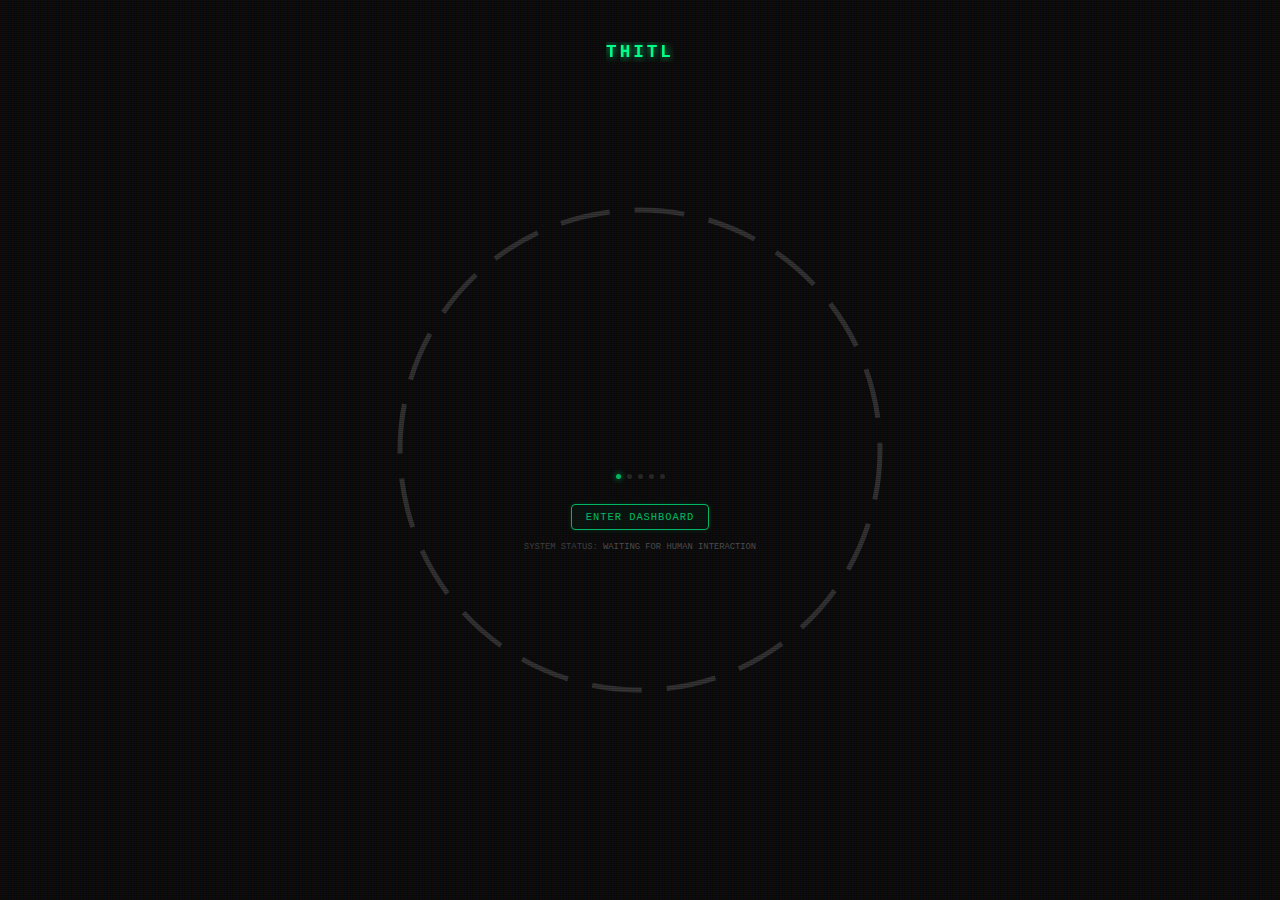
<file: index.html>
<!DOCTYPE html>
<html lang="en">

<head>
    <meta charset="UTF-8">
    <meta name="viewport" content="width=device-width, initial-scale=1.0">
    <title>In the Loop | Coming Soon</title>
    <style>
        :root {
            --bg: #0a0a0a;
            --accent: #00ff88;
            --text: #ffffff;
        }

        body,
        html {
            margin: 0;
            padding: 0;
            background: var(--bg);
            color: var(--text);
            font-family: 'Courier New', Courier, monospace;
            height: 100vh;
            overflow: hidden;
            display: flex;
            align-items: center;
            justify-content: center;
        }

        /* The "Loop" Container */
        .orchestrator {
            position: relative;
            width: 500px;
            height: 500px;
            display: flex;
            flex-direction: column;
            align-items: center;
            justify-content: center;
            text-align: center;
        }

        .loop-svg {
            position: absolute;
            top: 0;
            left: 0;
            width: 100%;
            height: 100%;
            transition: transform 0.6s cubic-bezier(0.23, 1, 0.32, 1);
        }

        /* The Broken Circle */
        .circle {
            fill: none;
            stroke: #333;
            stroke-width: 1;
            stroke-dasharray: 10 5;
            transition: all 0.4s ease;
        }

        /* Interaction State */
        .orchestrator:hover .circle {
            stroke: var(--accent);
            stroke-dasharray: 1000;
            stroke-width: 2;
            filter: drop-shadow(0 0 8px var(--accent));
        }

        .content {
            z-index: 10;
            opacity: 0.7;
            transition: opacity 0.4s ease;
            padding: 50px 40px;
            max-width: 380px;
            display: flex;
            flex-direction: column;
            align-items: center;
            justify-content: center;
        }

        .orchestrator:hover .content {
            opacity: 1;
        }

        /* Quote styles inside the loop */
        .quote-container {
            position: relative;
            min-height: 110px;
            width: 100%;
            display: flex;
            align-items: center;
            justify-content: center;
        }

        .quote-wrapper {
            position: relative;
            width: 100%;
            height: 100%;
        }

        .quote {
            position: absolute;
            top: 0;
            left: 0;
            right: 0;
            opacity: 0;
            animation: fadeQuote 60s infinite;
            display: flex;
            flex-direction: column;
            align-items: center;
            justify-content: center;
        }

        .quote-text {
            font-size: 1.05rem;
            font-style: italic;
            color: var(--text);
            line-height: 1.5;
            margin: 0 0 10px 0;
        }

        .quote-text::before {
            content: '"';
            color: var(--accent);
            opacity: 0.5;
        }

        .quote-text::after {
            content: '"';
            color: var(--accent);
            opacity: 0.5;
        }

        .quote-author {
            font-size: 0.7rem;
            color: var(--accent);
            letter-spacing: 1px;
            margin: 0;
        }

        .quote-author span {
            color: #666;
        }

        @keyframes fadeQuote {

            0%,
            18% {
                opacity: 0;
                transform: translateY(8px);
            }

            2%,
            16% {
                opacity: 1;
                transform: translateY(0);
            }

            20%,
            100% {
                opacity: 0;
                transform: translateY(-8px);
            }
        }

        .quote:nth-child(1) {
            animation-delay: 0s;
        }

        .quote:nth-child(2) {
            animation-delay: 12s;
        }

        .quote:nth-child(3) {
            animation-delay: 24s;
        }

        .quote:nth-child(4) {
            animation-delay: 36s;
        }

        .quote:nth-child(5) {
            animation-delay: 48s;
        }

        .quote-dots {
            display: flex;
            justify-content: center;
            gap: 6px;
            margin-top: 25px;
        }

        .quote-dot {
            width: 5px;
            height: 5px;
            border-radius: 50%;
            background: #333;
            transition: all 0.3s ease;
            cursor: pointer;
        }

        .quote-dot:hover {
            background: #555;
        }

        .quote-dot.active {
            background: var(--accent);
            box-shadow: 0 0 6px var(--accent);
        }

        .dashboard-link {
            display: inline-block;
            color: var(--accent);
            text-decoration: none;
            font-size: 0.65rem;
            border: 1px solid var(--accent);
            padding: 6px 14px;
            border-radius: 4px;
            transition: all 0.3s ease;
            box-shadow: 0 0 5px rgba(0, 255, 136, 0.2);
            background: rgba(0, 255, 136, 0.05);
            letter-spacing: 1px;
            margin-top: 25px;
        }

        .dashboard-link:hover {
            background: var(--accent);
            color: #000;
            box-shadow: 0 0 15px var(--accent);
            transform: translateY(-2px);
        }

        .status-text {
            font-size: 0.55rem;
            color: #555;
            text-transform: uppercase;
            margin-top: 12px;
        }

        .status-text span {
            color: #666;
        }

        /* Subtle Scanline Effect */
        body::after {
            content: " ";
            position: absolute;
            top: 0;
            left: 0;
            bottom: 0;
            right: 0;
            background: linear-gradient(rgba(18, 16, 16, 0) 50%, rgba(0, 0, 0, 0.25) 50%),
                linear-gradient(90deg, rgba(255, 0, 0, 0.06), rgba(0, 255, 0, 0.02), rgba(0, 0, 255, 0.06));
            background-size: 100% 2px, 3px 100%;
            pointer-events: none;
        }

        /* Hidden form - keeping backend logic */
        #waitlist-form {
            display: none;
        }

        /* Page Header with expanding animation */
        .page-header {
            position: fixed;
            top: 30px;
            left: 50%;
            transform: translateX(-50%);
            z-index: 100;
            text-align: center;
        }

        .header-title {
            font-size: 1.1rem;
            letter-spacing: 3px;
            text-transform: uppercase;
            color: var(--text);
            display: flex;
            justify-content: center;
            align-items: center;
            gap: 0;
        }

        .header-word {
            display: inline-flex;
            overflow: hidden;
        }

        .header-word .expand {
            display: inline-block;
            max-width: 0;
            opacity: 0;
            transition: max-width 0.6s ease-out, opacity 0.4s ease-out;
            white-space: nowrap;
        }

        .header-word .expand.visible {
            opacity: 1;
        }

        .header-word .letter {
            color: var(--accent);
            text-shadow: 0 0 10px var(--accent);
        }

        .header-space {
            width: 0;
            transition: width 0.3s ease-out;
        }

        .header-space.visible {
            width: 0.4em;
        }
    </style>
</head>

<body>

    <!-- Dynamic expanding header -->
    <header class="page-header">
        <h1 class="header-title">
            <span class="header-word">
                <span class="letter">T</span><span class="expand" data-text="hat">hat</span>
            </span>
            <span class="header-space"></span>
            <span class="header-word">
                <span class="letter">H</span><span class="expand" data-text="uman">uman</span>
            </span>
            <span class="header-space"></span>
            <span class="header-word">
                <span class="letter">I</span><span class="expand" data-text="n">n</span>
            </span>
            <span class="header-space"></span>
            <span class="header-word">
                <span class="letter">T</span><span class="expand" data-text="he">he</span>
            </span>
            <span class="header-space"></span>
            <span class="header-word">
                <span class="letter">L</span><span class="expand" data-text="oop">oop</span>
            </span>
        </h1>
    </header>

    <div class="orchestrator">
        <svg class="loop-svg" viewBox="0 0 100 100">
            <circle class="circle" cx="50" cy="50" r="48" />
        </svg>

        <div class="content">
            <!-- Quotes inside the loop -->
            <div class="quote-container">
                <div class="quote-wrapper" id="quote-wrapper">
                    <div class="quote active" data-index="0">
                        <p class="quote-text">The best engineers are obsessed with solving user problems.</p>
                        <p class="quote-author">— Addy Osmani <span>// Google</span></p>
                    </div>
                    <div class="quote" data-index="1">
                        <p class="quote-text">Clarity is seniority. Cleverness is overhead.</p>
                        <p class="quote-author">— Addy Osmani <span>// Google</span></p>
                    </div>
                    <div class="quote" data-index="2">
                        <p class="quote-text">Your code doesn't advocate for you. People do.</p>
                        <p class="quote-author">— Addy Osmani <span>// Google</span></p>
                    </div>
                    <div class="quote" data-index="3">
                        <p class="quote-text">The work that makes other work possible is priceless — and invisible.</p>
                        <p class="quote-author">— Addy Osmani <span>// Google</span></p>
                    </div>
                    <div class="quote" data-index="4">
                        <p class="quote-text">There are no shortcuts, but there is compounding.</p>
                        <p class="quote-author">— Addy Osmani <span>// Google</span></p>
                    </div>
                </div>
            </div>

            <div class="quote-dots" id="quote-dots">
                <div class="quote-dot active" data-index="0"></div>
                <div class="quote-dot" data-index="1"></div>
                <div class="quote-dot" data-index="2"></div>
                <div class="quote-dot" data-index="3"></div>
                <div class="quote-dot" data-index="4"></div>
            </div>

            <a href="dashboard.html" class="dashboard-link">
                ENTER DASHBOARD
            </a>

            <p class="status-text">System Status: <span>Waiting for Human Interaction</span></p>
        </div>
    </div>

    <!-- Hidden form - backend logic preserved -->
    <form id="waitlist-form">
        <input type="email" id="email" placeholder="ENTER_EMAIL_TO_JOIN" required>
        <button type="submit" style="display:none;"></button>
    </form>
    <div id="response-msg" style="display: none;"></div>

    <script>
        // Waitlist form backend logic (preserved)
        document.getElementById('waitlist-form').addEventListener('submit', async (e) => {
            e.preventDefault();
            const email = document.getElementById('email').value;
            const msg = document.getElementById('response-msg');

            msg.innerText = "SYNCHRONIZING...";

            const response = await fetch('/api/subscribe', {
                method: 'POST',
                body: JSON.stringify({ email }),
                headers: { 'Content-Type': 'application/json' }
            });

            if (response.ok) {
                msg.innerText = "HUMAN_VERIFIED. WELCOME TO THE LOOP.";
                document.getElementById('email').style.display = 'none';
            } else {
                msg.innerText = "ERROR: LOOP_INTERRUPTED.";
            }
        });

        // Quote rotation with dot indicator
        const quotes = document.querySelectorAll('.quote');
        const dots = document.querySelectorAll('.quote-dot');
        let currentQuote = 0;
        const totalQuotes = quotes.length;
        const interval = 12000; // 12 seconds per quote

        function updateDots() {
            dots.forEach((dot, index) => {
                dot.classList.toggle('active', index === currentQuote);
            });
        }

        setInterval(() => {
            currentQuote = (currentQuote + 1) % totalQuotes;
            updateDots();
        }, interval);

        // Allow clicking on dots to change quote
        dots.forEach((dot, index) => {
            dot.addEventListener('click', () => {
                quotes.forEach(q => {
                    q.style.animation = 'none';
                    q.offsetHeight; // Trigger reflow
                });
                currentQuote = index;
                quotes.forEach((q, i) => {
                    q.style.animation = '';
                    q.style.animationDelay = `${(i - currentQuote + totalQuotes) % totalQuotes * 12}s`;
                });
                updateDots();
            });
        });

        // Header expansion animation - "The HITL" -> "That Human In The Loop"
        function expandHeader() {
            const expandElements = document.querySelectorAll('.header-word .expand');
            const spaces = document.querySelectorAll('.header-space');

            // Animate each word expansion with stagger
            expandElements.forEach((el, index) => {
                setTimeout(() => {
                    // Calculate width based on text content
                    const text = el.getAttribute('data-text');
                    el.style.maxWidth = (text.length * 0.7) + 'em';
                    el.classList.add('visible');
                }, 800 + (index * 150)); // Stagger each letter expansion
            });

            // Show spaces between words
            spaces.forEach((space, index) => {
                setTimeout(() => {
                    space.classList.add('visible');
                }, 800 + (index * 150));
            });
        }

        // Trigger animation after page load
        window.addEventListener('load', () => {
            setTimeout(expandHeader, 500);
        });
    </script>

</body>

</html>
</file>
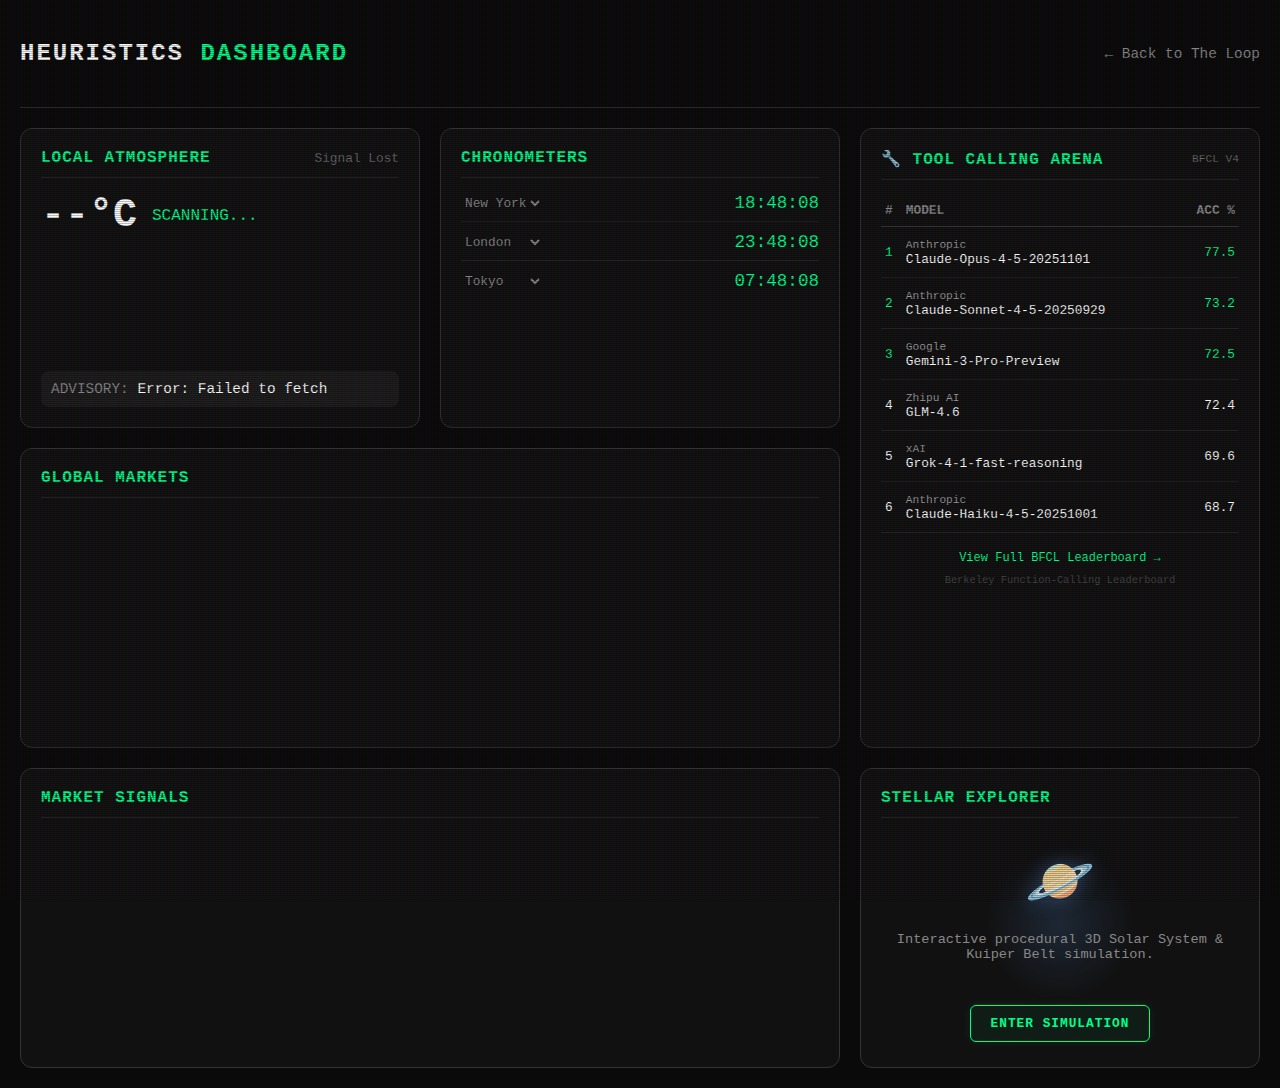
<file: dashboard.html>
<!DOCTYPE html>
<html lang="en">

<head>
    <meta charset="UTF-8">
    <meta name="viewport" content="width=device-width, initial-scale=1.0">
    <title>Heuristics | In the Loop</title>
    <link rel="stylesheet" href="theme.css">
    <style>
        :root {
            --card-bg: #111;
            --text-dim: #888;
            --border: #333;
            --card-radius: 12px;
        }

        body,
        html {
            min-height: 100vh;
        }

        .container {
            max-width: 1400px;
            margin: 0 auto;
            padding: 20px;
        }

        header {
            display: flex;
            justify-content: space-between;
            align-items: center;
            padding: 20px 0 40px;
            border-bottom: 1px solid var(--border);
            margin-bottom: 20px;
        }

        h1 {
            font-size: 1.5rem;
            letter-spacing: 2px;
            text-transform: uppercase;
            margin: 0;
        }

        h1 span {
            color: var(--accent);
        }

        .back-link {
            text-decoration: none;
            color: var(--text-dim);
            font-size: 0.9rem;
            transition: color 0.3s;
        }

        .back-link:hover {
            color: var(--accent);
        }

        /* Grid Layout */
        .dashboard-grid {
            display: grid;
            grid-template-columns: repeat(3, 1fr);
            gap: 20px;
            grid-auto-rows: minmax(300px, auto);
        }

        /* Responsive adjustments */
        @media (max-width: 1024px) {
            .dashboard-grid {
                grid-template-columns: repeat(2, 1fr);
            }
        }

        @media (max-width: 768px) {
            .dashboard-grid {
                grid-template-columns: 1fr;
            }
        }

        /* Card Styles */
        .card {
            background: var(--card-bg);
            border: 1px solid var(--border);
            border-radius: var(--card-radius);
            padding: 20px;
            display: flex;
            flex-direction: column;
            position: relative;
            overflow: hidden;
            transition: transform 0.3s, border-color 0.3s;
        }

        .card:hover {
            border-color: var(--accent);
            transform: translateY(-2px);
        }

        .card-header {
            display: flex;
            align-items: center;
            justify-content: space-between;
            margin-bottom: 15px;
            padding-bottom: 10px;
            border-bottom: 1px solid rgba(255, 255, 255, 0.1);
        }

        .card-title {
            font-size: 1rem;
            font-weight: bold;
            color: var(--accent);
            text-transform: uppercase;
            letter-spacing: 1px;
        }

        .card-content {
            flex-grow: 1;
            overflow: auto;
        }

        /* Specific Spans */
        .col-span-2 {
            grid-column: span 2;
        }

        .row-span-2 {
            grid-row: span 2;
        }

        @media (max-width: 1024px) {
            .col-span-2 {
                grid-column: span 1;
            }
        }

        /* Timezone select */
        .timezone-select {
            background: transparent;
            color: #888;
            border: none;
            outline: none;
            font-family: inherit;
            font-size: 0.8rem;
            cursor: pointer;
        }

        .timezone-select:hover {
            color: #fff;
        }

        /* TradingView containers */
        .tradingview-widget-container {
            height: 100%;
            width: 100%;
        }

        .tradingview-widget-container__widget {
            height: calc(100% - 32px);
            width: 100%;
        }

        /* Stellar Explorer CTA */
        .cta-link {
            margin-top: auto;
            margin-bottom: 5px;
            display: inline-block;
            padding: 10px 20px;
            background: rgba(0, 255, 136, 0.05);
            border: 1px solid var(--accent);
            color: var(--accent);
            text-decoration: none;
            border-radius: 6px;
            font-size: 0.8rem;
            letter-spacing: 1px;
            font-weight: bold;
            transition: all 0.3s;
            z-index: 1;
            box-shadow: 0 0 10px rgba(0, 255, 136, 0.1);
        }

        .cta-link:hover {
            background: var(--accent);
            color: #000;
            box-shadow: 0 0 20px rgba(0, 255, 136, 0.4);
            transform: translateY(-2px);
        }

        /* BFCL leaderboard rows */
        .bfcl-row {
            border-bottom: 1px solid #222;
        }

        .bfcl-row td {
            padding: 10px 4px;
        }

        .bfcl-top3 {
            color: var(--accent);
        }

        .bfcl-provider {
            color: #999;
            font-size: 0.7rem;
        }

        .bfcl-acc {
            text-align: right;
        }

        /* Clock rows */
        .clocks-content {
            display: flex;
            flex-direction: column;
            gap: 10px;
        }

        .clock-row {
            display: flex;
            justify-content: space-between;
            align-items: center;
            padding-bottom: 8px;
        }

        .clock-row:not(:last-child) {
            border-bottom: 1px solid #222;
        }

        .time-display {
            font-family: monospace;
            font-size: 1.1rem;
            color: var(--accent);
        }
    </style>
</head>

<body>

    <div class="container">
        <header>
            <h1>Heuristics <span>Dashboard</span></h1>
            <a href="index.html" class="back-link">&larr; Back to The Loop</a>
        </header>

        <div class="dashboard-grid">
            <!-- 1. Weather Widget -->
            <div class="card" id="widget-weather">
                <div class="card-header">
                    <span class="card-title">Local Atmosphere</span>
                    <span id="weather-location" style="font-size: 0.8rem; color: #666;">Locating...</span>
                </div>
                <div class="card-content"
                    style="display: flex; flex-direction: column; justify-content: space-between;">
                    <div style="display: flex; align-items: center; gap: 15px;">
                        <div id="weather-temp" style="font-size: 2.5rem; font-weight: bold; color: var(--text);">--°C
                        </div>
                        <div id="weather-condition" style="color: var(--accent); text-transform: uppercase;">Scanning...
                        </div>
                    </div>
                    <div class="recommendation"
                        style="margin-top: 15px; padding: 10px; background: rgba(255,255,255,0.05); border-radius: 8px; font-size: 0.9rem;">
                        <span style="color: #888;">ADVISORY:</span> <span id="weather-advice">Awaiting data...</span>
                    </div>
                </div>
            </div>

            <!-- 2. Clocks Widget -->
            <div class="card" id="widget-clocks">
                <div class="card-header">
                    <span class="card-title">Chronometers</span>
                </div>
                <div class="card-content clocks-content" id="clocks-content"></div>
            </div>

            <!-- 3. BFCL Tool Calling Leaderboard Widget -->
            <div class="card row-span-2" id="widget-arena">
                <div class="card-header">
                    <span class="card-title">🔧 Tool Calling Arena</span>
                    <span style="font-size: 0.7rem; color: #666;">BFCL V4</span>
                </div>
                <div class="card-content">
                    <table style="width: 100%; border-collapse: collapse; font-size: 0.8rem;">
                        <thead>
                            <tr style="border-bottom: 1px solid #333; text-align: left;">
                                <th style="padding: 8px 4px; color: #888;">#</th>
                                <th style="padding: 8px 4px; color: #888;">MODEL</th>
                                <th style="padding: 8px 4px; text-align: right; color: #888;">ACC %</th>
                            </tr>
                        </thead>
                        <tbody id="bfcl-tbody">
                            <tr>
                                <td colspan="3" style="padding: 20px; text-align: center; color: #555;">Loading...</td>
                            </tr>
                        </tbody>
                    </table>
                    <div style="margin-top: 15px; text-align: center;">
                        <a href="https://gorilla.cs.berkeley.edu/leaderboard.html" target="_blank"
                            style="font-size: 0.75rem; color: var(--accent); text-decoration: none;">
                            View Full BFCL Leaderboard →
                        </a>
                    </div>
                    <div style="margin-top: 8px; font-size: 0.65rem; color: #444; text-align: center;">
                        Berkeley Function-Calling Leaderboard
                    </div>
                </div>
            </div>


            <!-- 4. Major Indices Widget (Wide) -->
            <div class="card col-span-2" id="widget-indices">
                <div class="card-header">
                    <span class="card-title">Global Markets</span>
                </div>
                <div class="card-content" style="padding:0; overflow:hidden; position:relative;">
                    <!-- TradingView Widget BEGIN -->
                    <div class="tradingview-widget-container">
                        <div class="tradingview-widget-container__widget">
                        </div>
                        <script type="text/javascript"
                            src="https://s3.tradingview.com/external-embedding/embed-widget-market-overview.js" async>
                                {
                                    "colorTheme": "dark",
                                        "dateRange": "12M",
                                            "showChart": true,
                                                "locale": "en",
                                                    "largeChartUrl": "",
                                                        "isTransparent": true,
                                                            "showSymbolLogo": true,
                                                                "showFloatingTooltip": false,
                                                                    "width": "100%",
                                                                        "height": "100%",
                                                                            "plotLineColorGrowing": "rgba(0, 255, 136, 1)",
                                                                                "plotLineColorFalling": "rgba(255, 0, 0, 1)",
                                                                                    "gridLineColor": "rgba(240, 243, 250, 0)",
                                                                                        "scaleFontColor": "rgba(106, 109, 120, 1)",
                                                                                            "belowLineFillColorGrowing": "rgba(0, 255, 136, 0.12)",
                                                                                                "belowLineFillColorFalling": "rgba(255, 0, 0, 0.12)",
                                                                                                    "belowLineFillColorGrowingBottom": "rgba(0, 255, 136, 0)",
                                                                                                        "belowLineFillColorFallingBottom": "rgba(255, 0, 0, 0)",
                                                                                                            "symbolActiveColor": "rgba(0, 255, 136, 0.12)",
                                                                                                                "tabs": [
                                                                                                                    {
                                                                                                                        "title": "Indices",
                                                                                                                        "symbols": [
                                                                                                                            {
                                                                                                                                "s": "FOREXCOM:SPXUSD",
                                                                                                                                "d": "S&P 500"
                                                                                                                            },
                                                                                                                            {
                                                                                                                                "s": "FOREXCOM:NSXUSD",
                                                                                                                                "d": "Nasdaq 100"
                                                                                                                            },
                                                                                                                            {
                                                                                                                                "s": "FOREXCOM:DJI",
                                                                                                                                "d": "Dow 30"
                                                                                                                            },
                                                                                                                            {
                                                                                                                                "s": "INDEX:NKY",
                                                                                                                                "d": "Nikkei 225"
                                                                                                                            },
                                                                                                                            {
                                                                                                                                "s": "INDEX:DEU40",
                                                                                                                                "d": "DAX Index"
                                                                                                                            },
                                                                                                                            {
                                                                                                                                "s": "FOREXCOM:UKXGBP",
                                                                                                                                "d": "FTSE 100"
                                                                                                                            }
                                                                                                                        ],
                                                                                                                        "originalTitle": "Indices"
                                                                                                                    }
                                                                                                                ]
                                }
                            </script>
                    </div>
                </div>
            </div>

            <!-- 5. Financial Headlines -->
            <div class="card col-span-2" id="widget-news">
                <div class="card-header">
                    <span class="card-title">Market Signals</span>
                </div>
                <div class="card-content" style="padding:0; overflow:hidden; position:relative;">
                    <!-- TradingView Widget BEGIN -->
                    <div class="tradingview-widget-container">
                        <div class="tradingview-widget-container__widget">
                        </div>
                        <script type="text/javascript"
                            src="https://s3.tradingview.com/external-embedding/embed-widget-timeline.js" async>
                                {
                                    "feedMode": "all_symbols",
                                        "colorTheme": "dark",
                                            "isTransparent": true,
                                                "displayMode": "regular",
                                                    "width": "100%",
                                                        "height": "100%",
                                                            "locale": "en"
                                }
                            </script>
                    </div>
                </div>
            </div>


            <!-- 6. Stellar Explorer -->
            <div class="card" id="widget-solar-system">
                <div class="card-header">
                    <span class="card-title">Stellar Explorer</span>
                </div>
                <div class="card-content"
                    style="display: flex; flex-direction: column; justify-content: space-between; align-items: center; text-align: center; overflow: hidden; position: relative;">
                    <!-- Ambient background glow behind planet -->
                    <div
                        style="position: absolute; width: 150px; height: 150px; background: radial-gradient(circle, rgba(96,165,250,0.15) 0%, rgba(0,0,0,0) 70%); top: 50%; left: 50%; transform: translate(-50%, -60%); z-index: 0; pointer-events: none;">
                    </div>

                    <div
                        style="font-size: 3.5rem; margin-top: 15px; filter: drop-shadow(0 0 10px rgba(96,165,250,0.4)); z-index: 1;">
                        🪐</div>

                    <div
                        style="margin-top: 15px; color: var(--text-dim); font-size: 0.85rem; z-index: 1; padding: 0 10px;">
                        Interactive procedural 3D Solar System & Kuiper Belt simulation.
                    </div>

                    <a href="solar-system.html" class="cta-link">ENTER SIMULATION</a>
                </div>
            </div>

        </div>
    </div>

    <script>
        // --- Clocks Widget ---
        const CLOCKS = [
            { id: 'tz1', tz: 'America/New_York' },
            { id: 'tz2', tz: 'Europe/London'    },
            { id: 'tz3', tz: 'Asia/Tokyo'       },
        ];

        const TZ_OPTIONS = [
            { value: 'America/New_York', label: 'New York' },
            { value: 'Europe/London',    label: 'London'   },
            { value: 'Asia/Tokyo',       label: 'Tokyo'    },
            { value: 'UTC',              label: 'UTC'      },
        ];

        // Render clock rows from config
        document.getElementById('clocks-content').innerHTML = CLOCKS.map((clock, i) => `
            <div class="clock-row">
                <select class="timezone-select" id="${clock.id}">
                    ${TZ_OPTIONS.map(opt =>
                        `<option value="${opt.value}"${opt.value === clock.tz ? ' selected' : ''}>${opt.label}</option>`
                    ).join('')}
                </select>
                <div class="time-display" id="time${i + 1}">--:--:--</div>
            </div>
        `).join('');

        // Cache element refs
        const clockEls = CLOCKS.map((clock, i) => ({
            select: document.getElementById(clock.id),
            display: document.getElementById('time' + (i + 1)),
        }));

        function formatTime(now, tz) {
            try {
                return now.toLocaleTimeString('en-US', {
                    timeZone: tz,
                    hour12: false,
                    hour: '2-digit',
                    minute: '2-digit',
                    second: '2-digit'
                });
            } catch (e) {
                return '--:--:--';
            }
        }

        function updateClocks() {
            const now = new Date();
            clockEls.forEach(({ select, display }) => {
                display.innerText = formatTime(now, select.value);
            });
        }

        clockEls.forEach(({ select }) => select.addEventListener('change', updateClocks));
        setInterval(updateClocks, 1000);
        updateClocks();

        // --- Weather Widget ---
        function analyzeWeather(temp, wc) {
            let condition = "Unknown";
            let advice = "";

            // 1. Decode Condition
            if (wc === 0) condition = "Clear Sky";
            else if (wc >= 1 && wc <= 3) condition = "Partly Cloudy";
            else if (wc >= 45 && wc <= 48) condition = "Foggy";
            else if (wc >= 51 && wc <= 55) condition = "Drizzle";
            else if (wc >= 61 && wc <= 65) condition = "Rain";
            else if (wc >= 71 && wc <= 77) condition = "Snow";
            else if (wc >= 80 && wc <= 82) condition = "Showers";
            else if (wc >= 95) condition = "Thunderstorm";

            // 2. Generate Advice — thunderstorm is highest priority, checked first
            if (wc >= 95) {
                advice = "Electrical storm. Seek shelter immediately.";
            } else if (temp <= -10) {
                advice = "Hazardous cold. Thermal insulation mandatory.";
            } else if (temp <= 0) {
                advice = wc >= 71 ? "Icy conditions. Tread carefully." : "Freezing point. Layer up.";
            } else if (temp <= 10) {
                advice = wc >= 61 ? "Cold & wet. Waterproof insulation required." : "Chilly atmosphere. Jacket recommended.";
            } else if (temp <= 20) {
                if (wc === 0) advice = "Optimal operating conditions.";
                else if (wc >= 51) advice = "Mild but damp. Light protection advised.";
                else advice = "Standard conditions.";
            } else if (temp <= 30) {
                advice = wc === 0 ? "Warm & clear. Ideal." : "Warm & humid. Monitor comfort.";
            } else {
                advice = "High heat. Maintain hydration protocols.";
            }

            // Fog append (mutually exclusive with thunderstorm codes)
            if (wc === 45 || wc === 48) advice += " (Low visibility)";

            return { condition, advice };
        }

        async function initWeather() {
            try {
                let lat, lon, city, country;

                // 1. Get Location (Try ipapi.co first, then ipwho.is)
                try {
                    const locRes = await fetch('https://ipapi.co/json/');
                    if (locRes.ok) {
                        const locData = await locRes.json();
                        if (!locData.error) {
                            lat = locData.latitude;
                            lon = locData.longitude;
                            city = locData.city;
                            country = locData.country_code;
                        } else {
                            throw new Error(locData.reason || "ipapi error");
                        }
                    } else {
                        throw new Error("ipapi non-200");
                    }
                } catch (err) {
                    console.warn("ipapi failed, trying ipwho.is...", err);
                    // Fallback: ipwho.is
                    const backupRes = await fetch('https://ipwho.is/');
                    if (!backupRes.ok) throw new Error("Backup IP service failed");
                    const backupData = await backupRes.json();
                    if (!backupData.success) throw new Error(backupData.message);

                    lat = backupData.latitude;
                    lon = backupData.longitude;
                    city = backupData.city;
                    country = backupData.country_code;
                }

                if (city) {
                    document.getElementById('weather-location').innerText = `${city}, ${country}`;
                }

                // 2. Get Weather
                if (!lat || !lon) throw new Error("Coordinates not found");

                // Using Open-Meteo API
                const weatherRes = await fetch(`https://api.open-meteo.com/v1/forecast?latitude=${lat}&longitude=${lon}&current_weather=true`);
                if (!weatherRes.ok) throw new Error("Weather API failed");

                const weatherData = await weatherRes.json();
                const current = weatherData.current_weather;

                document.getElementById('weather-temp').innerText = `${Math.round(current.temperature)}°C`;

                // Interpret wmo code
                const wmo = current.weathercode;
                const temp = Math.round(current.temperature);

                // Smart Analysis
                const analysis = analyzeWeather(temp, wmo);

                document.getElementById('weather-condition').innerText = analysis.condition;
                document.getElementById('weather-advice').innerText = analysis.advice;

            } catch (error) {
                console.error("Weather Error:", error);
                document.getElementById('weather-location').innerText = "Signal Lost";
                document.getElementById('weather-advice').innerText = "Error: " + error.message;
            }
        }
        initWeather();

        // --- BFCL Leaderboard Widget ---
        async function initBFCL() {
            try {
                const response = await fetch('bfcl-leaderboard.json');
                if (!response.ok) throw new Error('Failed to load leaderboard data');

                const data = await response.json();
                const tbody = document.getElementById('bfcl-tbody');

                // Render top 6 models
                const models = data.leaderboard.slice(0, 6);
                tbody.innerHTML = models.map((m, i) => `
                    <tr class="bfcl-row">
                        <td class="${i < 3 ? 'bfcl-top3' : ''}">${m.rank}</td>
                        <td>
                            <span class="bfcl-provider">${m.provider}</span><br>
                            ${m.model}
                        </td>
                        <td class="bfcl-acc ${i < 3 ? 'bfcl-top3' : ''}">${m.accuracy.toFixed(1)}</td>
                    </tr>
                `).join('');

            } catch (error) {
                console.error('BFCL Error:', error);
                document.getElementById('bfcl-tbody').innerHTML =
                    '<tr><td colspan="3" style="padding: 20px; text-align: center; color: #f66;">Failed to load</td></tr>';
            }
        }
        initBFCL();


    </script>
</body>

</html>
</file>
<file: theme.css>
/* Shared theme — linked from index.html and dashboard.html */

:root {
    --bg: #0a0a0a;
    --accent: #00ff88;
    --text: #ffffff;
}

body, html {
    margin: 0;
    padding: 0;
    background: var(--bg);
    color: var(--text);
    font-family: 'Courier New', Courier, monospace;
}

/* Scanline Effect — default z-index 9999; index.html overrides to 1000 */
body::after {
    content: " ";
    position: fixed;
    top: 0;
    left: 0;
    bottom: 0;
    right: 0;
    z-index: 9999;
    background: linear-gradient(rgba(18, 16, 16, 0) 50%, rgba(0, 0, 0, 0.25) 50%),
        linear-gradient(90deg, rgba(255, 0, 0, 0.06), rgba(0, 255, 0, 0.02), rgba(0, 0, 255, 0.06));
    background-size: 100% 2px, 3px 100%;
    pointer-events: none;
}
</file>
